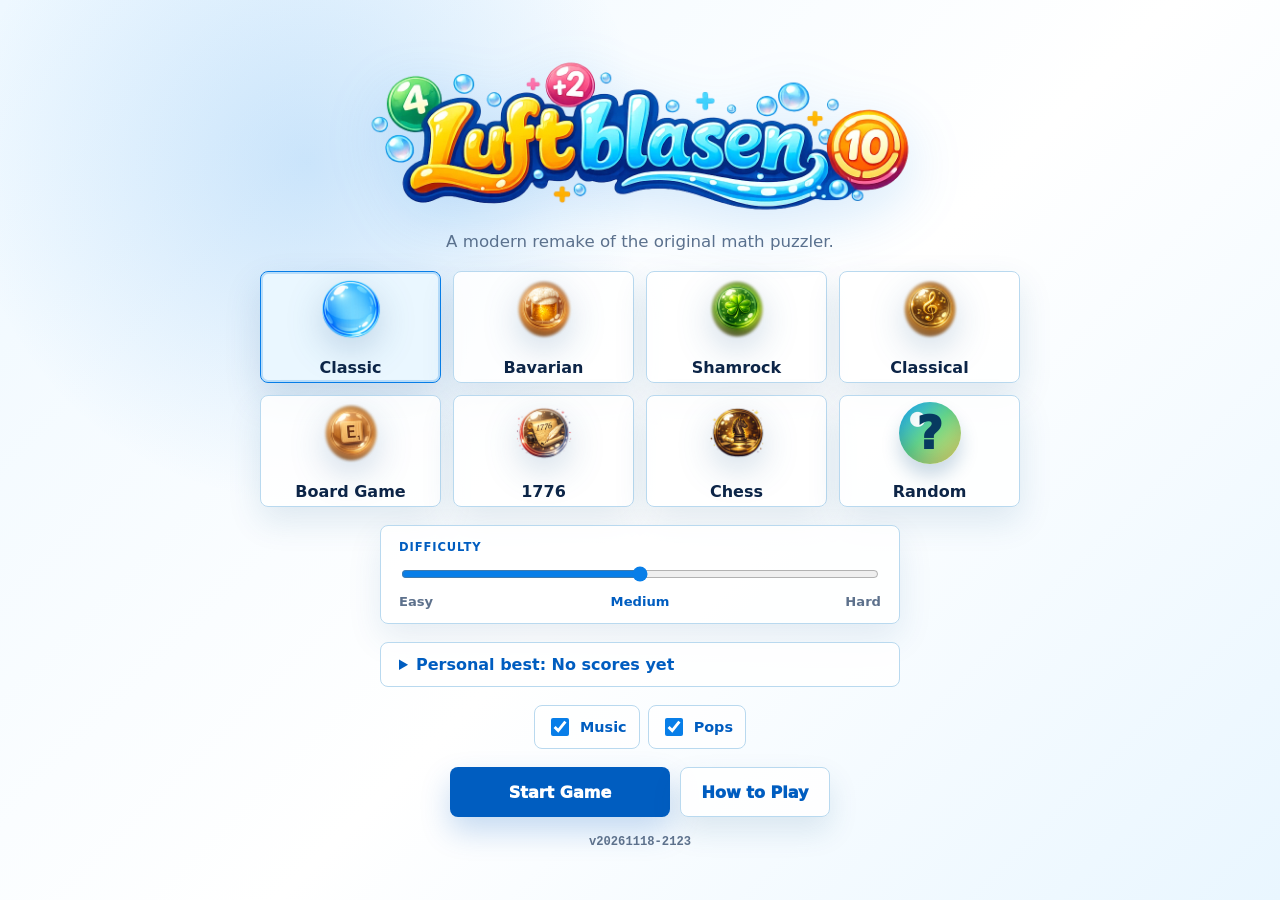
<file: index.html>
<!doctype html>
<html lang="en">
  <head>
    <meta charset="utf-8">
    <meta name="viewport" content="width=device-width, initial-scale=1">
    <meta name="format-detection" content="telephone=no">
    <meta http-equiv="refresh" content="0; url=luftblasen.html?v=20261118-2123">
    <title>Luftblasen</title>
    <link rel="canonical" href="luftblasen.html">
    <link rel="stylesheet" href="luftblasen.css?v=20261118-2123">
  </head>
  <body class="show-splash">
    <main class="game-shell" data-theme="classic">
      <section class="splash-screen" aria-labelledby="splash-title">
        <div class="splash-brand">
          <h1 id="splash-title">Luftblasen</h1>
          <p>Loading the bubble game...</p>
        </div>
        <a class="start-button" href="luftblasen.html?v=20261118-2123">Play Luftblasen</a>
        <footer class="splash-version">v<span data-version>20261118-2123</span></footer>
      </section>
    </main>
    <script>
      window.location.replace("luftblasen.html?v=20261118-2123");
    </script>
  </body>
</html>
</file>
<file: luftblasen.css>
:root {
  --bg: #f8fcff;
  --surface: #ffffff;
  --text: #0d2547;
  --muted: #5d718c;
  --line: #b9d9ef;
  --accent: #087ee8;
  --accent-strong: #005dc0;
  --good: #24a66a;
  --danger: #e94040;
  --gold: #f2a51a;
  --bubble: #d7f1ff;
  --play-bg: url("assets/luftblasen/images/backgrounds/classic-theme-background.webp?v=20261118-2123");
  --bubble-sprite: url("assets/luftblasen/images/sprites/bubble-classic-sprite.png?v=20261118-2123");
  --page-bg-a: #dff3ff;
  --page-bg-b: #f8fcff;
  --page-bg-c: #fff8df;
  --page-glow-a: rgba(8, 126, 232, 0.24);
  --page-glow-b: rgba(36, 166, 106, 0.17);
  --shadow: 0 20px 55px rgba(19, 81, 135, 0.16);
  --radius: 8px;
}

* {
  box-sizing: border-box;
}

body {
  min-height: 100vh;
  margin: 0;
  background:
    radial-gradient(circle at 22% 12%, rgba(8, 126, 232, 0.12), transparent 28%),
    linear-gradient(135deg, #f8fcff 0%, #eef8ff 48%, #fffdf8 100%);
  color: var(--text);
  font-family: Inter, ui-sans-serif, system-ui, -apple-system, BlinkMacSystemFont, "Segoe UI", sans-serif;
}

body:not(.show-splash) {
  background:
    radial-gradient(circle at 18% 12%, var(--page-glow-a, rgba(8, 126, 232, 0.22)), transparent 30%),
    radial-gradient(circle at 82% 84%, var(--page-glow-b, rgba(36, 166, 106, 0.18)), transparent 34%),
    linear-gradient(135deg, var(--page-bg-a, #eaf7ff), var(--page-bg-b, #f8fcff) 52%, var(--page-bg-c, #fff7e7));
}

body.show-splash {
  overflow: hidden;
}

button,
input {
  font: inherit;
}

.game-shell {
  width: min(1320px, calc(100% - 24px));
  margin: 0 auto;
  padding: 14px 0;
}

body:not(.show-splash) {
  min-height: 100vh;
  min-height: 100dvh;
  overflow: hidden;
}

body:not(.show-splash) .game-shell {
  width: min(calc(100% - 18px), 720px, calc((100vh - 18px) * 0.72));
  width: min(calc(100% - 18px), 720px, calc((100dvh - 18px) * 0.72));
  min-width: min(100% - 18px, 390px);
  height: 100vh;
  height: 100dvh;
  padding: 9px 0;
}

.splash-screen {
  position: fixed;
  inset: 0;
  z-index: 100;
  display: grid;
  place-items: center;
  align-content: safe center;
  overflow-y: auto;
  gap: 18px;
  padding: 22px;
  background:
    radial-gradient(circle at 24% 18%, rgba(8, 126, 232, 0.18), transparent 28%),
    linear-gradient(135deg, #eef8ff 0%, #ffffff 54%, #e9f6ff 100%);
}

.splash-screen.hidden {
  display: none;
}

.splash-brand {
  text-align: center;
}

.splash-brand h1 {
  position: absolute;
  width: 1px;
  height: 1px;
  padding: 0;
  margin: -1px;
  overflow: hidden;
  clip: rect(0, 0, 0, 0);
  white-space: nowrap;
  border: 0;
}

.splash-logo {
  display: block;
  width: min(560px, 94vw);
  height: auto;
  max-height: 172px;
  object-fit: contain;
  margin: 0 auto;
  filter: drop-shadow(0 16px 28px rgba(8, 126, 232, 0.16));
}

.splash-brand p {
  max-width: 520px;
  margin: 8px auto 0;
  color: var(--muted);
  font-size: 1.04rem;
  line-height: 1.4;
}

.splash-theme-grid {
  display: grid;
  grid-template-columns: repeat(4, minmax(120px, 1fr));
  gap: 12px;
  width: min(760px, 100%);
}

.splash-difficulty {
  display: grid;
  gap: 10px;
  width: min(520px, 100%);
  border: 1px solid var(--line);
  border-radius: var(--radius);
  padding: 14px 18px;
  background: rgba(255, 255, 255, 0.88);
  box-shadow: 0 14px 34px rgba(19, 81, 135, 0.1);
}

.splash-difficulty span {
  color: var(--accent-strong);
  font-size: 0.72rem;
  font-weight: 900;
  letter-spacing: 0.08em;
  text-transform: uppercase;
}

.splash-difficulty input {
  accent-color: var(--accent);
}

.splash-difficulty small {
  display: grid;
  grid-template-columns: 1fr auto 1fr;
  gap: 12px;
  color: var(--muted);
  font-size: 0.82rem;
}

.splash-difficulty small b:last-child {
  text-align: right;
}

.splash-difficulty strong {
  color: var(--accent-strong);
}

.sound-options {
  display: flex;
  flex-wrap: wrap;
  justify-content: center;
  gap: 8px;
}

.high-scores {
  width: min(520px, 100%);
  border: 1px solid var(--line);
  border-radius: var(--radius);
  padding: 12px 18px;
  background: rgba(255, 255, 255, 0.88);
}

.high-scores summary {
  color: var(--accent-strong);
  cursor: pointer;
  font-weight: 800;
}

.high-scores p,
.high-scores small,
.storage-note {
  color: var(--muted);
  font-size: 0.78rem;
  line-height: 1.4;
}

.high-scores ol {
  max-height: 220px;
  overflow-y: auto;
  padding-left: 24px;
}

.high-scores li {
  padding: 5px 0;
  font-size: 0.85rem;
}

.high-scores li span {
  display: block;
  color: var(--muted);
  font-size: 0.75rem;
}

.end-record {
  margin: -8px 0 12px;
  color: var(--good);
  font-weight: 950;
}

.end-best {
  margin: -4px 0 14px;
  color: var(--accent-strong);
  font-weight: 800;
}

.sound-toggle {
  display: inline-flex;
  align-items: center;
  gap: 8px;
  border: 1px solid var(--line);
  border-radius: var(--radius);
  padding: 9px 12px;
  background: rgba(255, 255, 255, 0.76);
  color: var(--accent-strong);
  cursor: pointer;
  font-size: 0.9rem;
  font-weight: 900;
}

.sound-toggle input {
  width: 18px;
  height: 18px;
  accent-color: var(--accent);
}

.splash-actions {
  display: flex;
  flex-wrap: wrap;
  justify-content: center;
  gap: 10px;
}

.splash-theme {
  display: grid;
  place-items: center;
  gap: 8px;
  min-height: 112px;
  border: 1px solid var(--line);
  border-radius: var(--radius);
  background: rgba(255, 255, 255, 0.88);
  color: var(--text);
  cursor: pointer;
  font-weight: 900;
  box-shadow: 0 14px 34px rgba(19, 81, 135, 0.12);
}

.splash-theme .theme-icon {
  width: 62px;
  height: 62px;
  font-size: 1.7rem;
}

.splash-theme .theme-sprite {
  background-position: 0 center;
  background-repeat: no-repeat;
  background-size: 300% 100%;
  border-radius: 50%;
  filter: drop-shadow(0 12px 18px rgba(19, 81, 135, 0.22));
}

.splash-theme[data-theme="classic"] .theme-sprite {
  background-image: url("assets/luftblasen/images/sprites/bubble-classic-sprite.png?v=20261118-2123");
}

.splash-theme[data-theme="bavarian"] .theme-sprite {
  background-image: url("assets/luftblasen/images/sprites/bubble-bavarian-sprite.png?v=20261118-2123");
}

.splash-theme[data-theme="shamrock"] .theme-sprite {
  background-image: url("assets/luftblasen/images/sprites/bubble-shamrock-sprite.png?v=20261118-2123");
}

.splash-theme[data-theme="classical"] .theme-sprite {
  background-image: url("assets/luftblasen/images/sprites/bubble-classical-sprite.png?v=20261118-2123");
}

.splash-theme[data-theme="boardgame"] .theme-sprite {
  background-image: url("assets/luftblasen/images/sprites/bubble-boardgame-sprite.png?v=20261118-2123");
}

.splash-theme[data-theme="theme1776"] .theme-sprite {
  background-image: url("assets/luftblasen/images/sprites/bubble-1776-sprite.png?v=20261118-2123");
}

.splash-theme[data-theme="chess"] .theme-sprite {
  background-image: url("assets/luftblasen/images/sprites/bubble-chess-sprite.png?v=20261118-2123");
}

.splash-theme .random-icon {
  display: grid;
  place-items: center;
  border-radius: 50%;
  background:
    radial-gradient(circle at 30% 28%, rgba(255, 255, 255, 0.95) 0 7px, transparent 8px),
    linear-gradient(135deg, #14a7ff, #65d68b 48%, #ffe05f);
  color: #073a60;
  font-size: 2.8rem;
  font-weight: 950;
  box-shadow: inset 0 -8px 18px rgba(5, 51, 86, 0.2), 0 12px 18px rgba(19, 81, 135, 0.22);
}

.splash-theme.active {
  border-color: var(--accent);
  background: #eaf7ff;
  box-shadow: inset 0 0 0 2px color-mix(in srgb, var(--accent) 22%, transparent), 0 16px 36px rgba(19, 81, 135, 0.16);
}

.start-button {
  min-width: 220px;
  min-height: 50px;
  border: 0;
  border-radius: var(--radius);
  background: var(--accent-strong);
  color: white;
  cursor: pointer;
  font-size: 1rem;
  font-weight: 950;
  box-shadow: 0 14px 30px rgba(0, 93, 192, 0.22);
}

.how-button {
  min-width: 150px;
  min-height: 50px;
  border: 1px solid var(--line);
  border-radius: var(--radius);
  background: rgba(255, 255, 255, 0.88);
  color: var(--accent-strong);
  cursor: pointer;
  font-size: 1rem;
  font-weight: 950;
  box-shadow: 0 14px 30px rgba(19, 81, 135, 0.12);
}

.how-panel {
  position: fixed;
  inset: 0;
  z-index: 120;
  display: grid;
  place-items: center;
  padding: 22px;
  background: rgba(6, 36, 70, 0.42);
  backdrop-filter: blur(6px);
}

.how-panel.hidden {
  display: none;
}

.how-card {
  position: relative;
  width: min(720px, 100%);
  max-height: min(780px, 92dvh);
  overflow: auto;
  border: 1px solid rgba(255, 255, 255, 0.72);
  border-radius: var(--radius);
  padding: 26px;
  background: rgba(255, 255, 255, 0.96);
  color: var(--text);
  box-shadow: 0 28px 70px rgba(6, 36, 70, 0.32);
}

.how-card h2 {
  margin: 0 46px 20px 0;
  color: var(--accent-strong);
  font-size: clamp(2rem, 6vw, 3.3rem);
  line-height: 0.95;
}

.how-close {
  position: absolute;
  top: 14px;
  right: 14px;
  display: grid;
  width: 38px;
  height: 38px;
  place-items: center;
  border: 1px solid var(--line);
  border-radius: var(--radius);
  background: white;
  color: var(--accent-strong);
  cursor: pointer;
  font-size: 1.8rem;
  font-weight: 950;
  line-height: 1;
}

.how-steps {
  display: grid;
  gap: 10px;
}

.how-steps section {
  border: 1px solid var(--line);
  border-radius: var(--radius);
  padding: 14px 16px;
  background: #f7fcff;
}

.how-steps b {
  display: block;
  color: var(--accent-strong);
  font-size: clamp(1.15rem, 3vw, 1.45rem);
  line-height: 1.1;
}

.how-steps p {
  margin: 6px 0 0;
  color: var(--text);
  font-size: 1rem;
  font-weight: 750;
  line-height: 1.35;
}

.splash-version {
  color: var(--muted);
  font-family: ui-monospace, SFMono-Regular, Consolas, "Liberation Mono", monospace;
  font-size: 0.76rem;
  font-weight: 800;
  text-align: center;
}

.hud {
  display: none;
}

.hud-card,
.play-card {
  border: 1px solid var(--line);
  border-radius: var(--radius);
  background: rgba(255, 255, 255, 0.82);
  box-shadow: var(--shadow);
}

.hud-card {
  min-width: 0;
  padding: 8px 11px;
}

.hud-card span,
.side-panel h2,
.difficulty-control span {
  display: block;
  color: var(--accent-strong);
  font-size: 0.66rem;
  font-weight: 850;
  letter-spacing: 0.07em;
  line-height: 1.2;
  text-transform: uppercase;
}

.hud-card strong {
  display: block;
  margin-top: 2px;
  font-size: clamp(1.55rem, 3vw, 2.8rem);
  line-height: 0.95;
}

.hud-card.compact strong {
  font-size: clamp(1.2rem, 2vw, 1.9rem);
}

.sum-card em {
  display: block;
  margin-top: 3px;
  color: var(--accent-strong);
  font-style: normal;
  font-weight: 800;
  text-align: right;
}

.sum-meter {
  height: 6px;
  overflow: hidden;
  border: 1px solid var(--line);
  border-radius: 999px;
  background: #e8f4fb;
}

.sum-meter i {
  display: block;
  width: 0%;
  height: 100%;
  border-radius: inherit;
  background: linear-gradient(90deg, var(--accent), var(--good));
  transition: width 180ms ease, background 180ms ease;
}

.layout {
  display: block;
}

.side-panel h2 {
  margin: 0 0 9px;
}

.theme-list {
  display: grid;
  gap: 6px;
}

.theme-button,
.primary-button,
.secondary-button {
  border: 0;
  border-radius: var(--radius);
  cursor: pointer;
  font-weight: 850;
}

.theme-button {
  display: grid;
  grid-template-columns: 32px 1fr;
  gap: 7px;
  width: 100%;
  min-height: 36px;
  border: 1px solid var(--line);
  padding: 5px 8px;
  background: var(--surface);
  color: var(--text);
  text-align: left;
}

.theme-button.active {
  border-color: var(--accent);
  background: #eaf7ff;
  box-shadow: inset 0 0 0 2px rgba(8, 126, 232, 0.14);
}

.theme-icon {
  display: grid;
  width: 26px;
  height: 26px;
  place-items: center;
  border-radius: 50%;
  font-size: 1.1rem;
}

.bubble-icon {
  border: 2px solid #69bfff;
  background: radial-gradient(circle at 34% 28%, white 0 18%, #b7e8ff 45%, #4eb2f4 100%);
}

.tile-icon {
  border-radius: 5px;
  background: linear-gradient(145deg, #ffc23d, #a35b00);
  color: #1f1304;
  font-family: Georgia, "Times New Roman", serif;
  font-size: 1rem;
  font-weight: 950;
}

.difficulty-control {
  display: grid;
  gap: 7px;
  margin: 14px 0;
}

.difficulty-control input {
  accent-color: var(--accent);
}

.difficulty-control small {
  display: flex;
  justify-content: space-between;
  color: var(--muted);
}

.button-grid {
  display: grid;
  gap: 7px;
}

.primary-button,
.secondary-button {
  min-height: 36px;
  padding: 0 10px;
}

.primary-button {
  background: var(--accent-strong);
  color: white;
}

.secondary-button {
  border: 1px solid var(--line);
  background: var(--surface);
  color: var(--accent-strong);
}

.play-card {
  min-height: 590px;
  padding: 7px;
}

body:not(.show-splash) .play-card {
  height: calc(100vh - 18px);
  height: calc(100dvh - 18px);
  min-height: 0;
}

.playfield {
  position: relative;
  min-height: 576px;
  overflow: hidden;
  border-radius: var(--radius);
  background:
    radial-gradient(circle at 16% 18%, rgba(255, 255, 255, 0.82) 0 3px, transparent 4px),
    radial-gradient(circle at 80% 34%, rgba(255, 255, 255, 0.72) 0 4px, transparent 5px),
    var(--play-bg);
  background-position: center;
  background-size: cover;
}

body:not(.show-splash) .playfield {
  height: 100%;
  min-height: 0;
}

.field-message {
  position: absolute;
  left: 50%;
  bottom: 12px;
  z-index: 4;
  transform: translateX(-50%);
  width: min(92%, 600px);
  border: 1px solid rgba(255, 255, 255, 0.48);
  border-radius: var(--radius);
  padding: 9px 13px;
  background: rgba(8, 28, 54, 0.34);
  color: white;
  box-shadow: inset 0 1px 0 rgba(255, 255, 255, 0.18), 0 12px 28px rgba(5, 25, 48, 0.18);
  font-weight: 900;
  text-align: center;
  text-shadow: 0 2px 5px rgba(0, 0, 0, 0.72);
  backdrop-filter: blur(3px);
}

.end-screen,
.pause-screen {
  position: absolute;
  inset: 0;
  z-index: 20;
  display: grid;
  place-items: center;
  padding: 22px;
  background: rgba(6, 36, 70, 0.34);
  backdrop-filter: blur(5px);
  animation: end-screen-fade 220ms ease-out both;
}

.end-screen.hidden,
.pause-screen.hidden {
  display: none;
}

.end-screen {
  align-items: safe center;
  overflow-y: auto;
}

.end-panel,
.pause-panel {
  width: min(420px, 94%);
  border: 1px solid rgba(255, 255, 255, 0.75);
  border-radius: var(--radius);
  padding: 24px;
  background: rgba(255, 255, 255, 0.94);
  color: var(--text);
  text-align: center;
  box-shadow: 0 24px 60px rgba(6, 36, 70, 0.28);
  animation: end-panel-arrive 360ms cubic-bezier(0.18, 0.9, 0.22, 1.12) both;
}

.end-panel h2,
.pause-panel h2 {
  margin: 0 0 18px;
  color: var(--accent-strong);
  font-size: 2.1rem;
  line-height: 1;
  text-shadow: 0 2px 0 white;
}

.pause-bubbles {
  display: grid;
  grid-template-columns: repeat(3, minmax(0, 1fr));
  gap: 9px;
  margin: 0 0 18px;
}

.pause-bubbles div {
  min-width: 0;
  border: 1px solid var(--line);
  border-radius: var(--radius);
  padding: 10px 6px 9px;
  background: #f7fcff;
}

.pause-bubble {
  display: block;
  width: 70px;
  height: 70px;
  margin: 0 auto 7px;
  border-radius: 50%;
  background: var(--bubble-sprite) 0 center / 210px 70px no-repeat;
  filter: drop-shadow(0 8px 10px rgba(19, 81, 135, 0.22));
}

.pause-bubble.bonus {
  background-position: -70px center;
}

.pause-bubble.multiplier {
  background-position: -140px center;
}

.pause-bubbles strong {
  display: block;
  color: var(--accent-strong);
  font-size: 0.72rem;
  font-weight: 950;
  line-height: 1.1;
}

.pause-target {
  margin: 0 0 18px;
  border: 1px solid var(--line);
  border-radius: var(--radius);
  padding: 12px;
  background: #fffaf0;
}

.pause-target span {
  display: block;
  color: var(--accent-strong);
  font-size: 0.68rem;
  font-weight: 950;
  letter-spacing: 0.08em;
  line-height: 1.1;
  text-transform: uppercase;
}

.pause-target strong {
  display: block;
  margin-top: 4px;
  color: var(--gold);
  font-size: 2.8rem;
  font-weight: 950;
  line-height: 1;
}

.pause-resume {
  width: 100%;
  min-height: 44px;
  border: 0;
  border-radius: var(--radius);
  background: var(--accent-strong);
  color: white;
  cursor: pointer;
  font-weight: 950;
}

@keyframes end-screen-fade {
  from {
    background: rgba(6, 36, 70, 0);
    backdrop-filter: blur(0);
  }
}

@keyframes end-panel-arrive {
  0% {
    opacity: 0;
    transform: translateY(18px) scale(0.94);
  }

  70% {
    opacity: 1;
    transform: translateY(-3px) scale(1.02);
  }

  100% {
    opacity: 1;
    transform: translateY(0) scale(1);
  }
}

.end-stats {
  display: grid;
  grid-template-columns: repeat(2, minmax(0, 1fr));
  gap: 8px;
  margin: 0 0 20px;
}

.end-stats div {
  min-width: 0;
  border: 1px solid var(--line);
  border-radius: var(--radius);
  padding: 9px 8px;
  background: #f7fcff;
}

.end-stats .end-score-stat {
  grid-column: 1 / -1;
}

.end-stats dt {
  color: var(--accent-strong);
  font-size: 0.63rem;
  font-weight: 950;
  letter-spacing: 0.07em;
  line-height: 1.1;
  text-transform: uppercase;
}

.end-stats dd {
  margin: 5px 0 0;
  overflow: hidden;
  font-size: 1.35rem;
  font-weight: 950;
  line-height: 1;
  text-overflow: ellipsis;
  white-space: nowrap;
}

.end-tip {
  margin: -4px 0 18px;
  border: 1px solid var(--line);
  border-radius: var(--radius);
  padding: 10px 12px;
  background: #fffaf0;
  color: var(--text);
  font-size: 0.9rem;
  font-weight: 800;
  line-height: 1.35;
}

.end-actions {
  display: grid;
  grid-template-columns: 1fr auto;
  gap: 8px;
}

.end-primary,
.end-secondary {
  min-height: 42px;
  border-radius: var(--radius);
  cursor: pointer;
  font-weight: 950;
}

.end-primary {
  border: 0;
  background: var(--accent-strong);
  color: white;
}

.end-secondary {
  border: 1px solid var(--line);
  padding: 0 16px;
  background: white;
  color: var(--accent-strong);
}

.field-hud {
  position: absolute;
  top: 9px;
  left: 9px;
  right: 9px;
  z-index: 5;
  display: grid;
  grid-template-columns: 1fr 1.18fr 1fr;
  gap: 6px;
  pointer-events: none;
}

.field-timer {
  position: absolute;
  top: auto;
  left: 10px;
  right: 10px;
  bottom: 140px;
  z-index: 5;
  height: 5px;
  overflow: hidden;
  border: 1px solid rgba(255, 255, 255, 0.28);
  border-radius: 999px;
  background: rgba(8, 28, 54, 0.42);
  box-shadow: 0 8px 20px rgba(5, 25, 48, 0.18);
  pointer-events: none;
}

.field-timer i {
  display: block;
  width: 100%;
  height: 100%;
  border-radius: inherit;
  background: linear-gradient(90deg, var(--good), var(--gold));
  transform-origin: left center;
  transition: background 140ms ease, transform 140ms linear;
}

.field-timer.warning {
  height: 7px;
  background: rgba(75, 45, 0, 0.58);
}

.field-timer.critical {
  height: 9px;
  background: rgba(93, 8, 8, 0.7);
  box-shadow: 0 0 0 2px rgba(233, 64, 64, 0.22), 0 0 24px rgba(233, 64, 64, 0.42);
  animation: timer-pulse 650ms ease-in-out infinite;
}

.timer-stat.warning strong {
  color: #ffe08a;
}

.timer-stat.critical strong {
  color: #ff8a7a;
}

.playfield.time-low .timer-stat {
  border-color: rgba(255, 95, 95, 0.78);
  background: rgba(96, 12, 12, 0.5);
  box-shadow: inset 0 1px 0 rgba(255, 255, 255, 0.18), 0 0 24px rgba(233, 64, 64, 0.32);
}

.playfield.time-low .timer-stat strong {
  color: #fff2c4;
  animation: time-number-flash 520ms ease-in-out infinite;
}

.playfield.time-low .target-stat strong,
.playfield.time-low .current-stat strong {
  animation: urgent-number-pulse 820ms ease-in-out infinite;
}

@keyframes timer-pulse {
  0%,
  100% {
    opacity: 1;
  }

  50% {
    opacity: 0.62;
  }
}

@keyframes time-number-flash {
  0%,
  100% {
    color: #fff2c4;
    text-shadow: 0 2px 5px rgba(0, 0, 0, 0.72), 0 0 12px rgba(255, 232, 138, 0.8);
  }

  50% {
    color: #ff6b6b;
    text-shadow: 0 2px 5px rgba(0, 0, 0, 0.72), 0 0 18px rgba(255, 58, 58, 0.95);
  }
}

@keyframes urgent-number-pulse {
  0%,
  100% {
    filter: none;
    transform: scale(1);
  }

  50% {
    filter: drop-shadow(0 0 8px rgba(255, 218, 90, 0.62));
    transform: scale(1.045);
  }
}

@media (prefers-reduced-motion: reduce) {
  .field-timer.critical,
  .playfield.time-low .timer-stat strong,
  .playfield.time-low .target-stat strong,
  .playfield.time-low .current-stat strong,
  .score-pop.show {
    animation: none;
  }

  .score-pop.show {
    display: grid;
    opacity: 1;
    transform: translate(-50%, 0) scale(1);
  }
}

.field-controls {
  position: absolute;
  right: 10px;
  bottom: 86px;
  z-index: 6;
  display: flex;
  gap: 6px;
}

.field-control-button {
  min-width: 52px;
  min-height: 34px;
  border: 1px solid var(--line);
  border-radius: var(--radius);
  background: rgba(255, 255, 255, 0.9);
  color: var(--accent-strong);
  cursor: pointer;
  font-size: 0.72rem;
  font-weight: 950;
  line-height: 1;
  box-shadow: 0 10px 24px rgba(19, 81, 135, 0.12);
}

.field-control-button:focus-visible {
  outline: 3px solid rgba(8, 126, 232, 0.34);
  outline-offset: 2px;
}

.field-multiplier {
  position: absolute;
  left: 10px;
  bottom: 86px;
  z-index: 5;
  min-width: 86px;
  border: 1px solid var(--line);
  border-radius: var(--radius);
  padding: 5px 8px;
  background: rgba(255, 255, 255, 0.84);
  color: var(--accent-strong);
  box-shadow: 0 10px 24px rgba(19, 81, 135, 0.12);
}

.field-multiplier span {
  display: block;
  font-size: 0.56rem;
  font-weight: 900;
  letter-spacing: 0.07em;
  line-height: 1.1;
  text-transform: uppercase;
}

.field-multiplier strong {
  display: block;
  margin-top: 2px;
  color: var(--gold);
  font-size: 1.05rem;
  line-height: 1;
}

.field-announcement {
  position: absolute;
  left: 50%;
  top: 43%;
  z-index: 7;
  display: grid;
  min-width: 168px;
  place-items: center;
  border: 1px solid rgba(255, 255, 255, 0.42);
  border-radius: var(--radius);
  padding: 12px 18px 14px;
  background: rgba(8, 28, 54, 0.82);
  color: white;
  box-shadow: 0 18px 40px rgba(5, 25, 48, 0.28);
  opacity: 0;
  pointer-events: none;
  text-align: center;
  text-shadow: 0 2px 3px rgba(0, 0, 0, 0.36);
  transform: translate(-50%, -50%) scale(0.92);
  transition: opacity 180ms ease, transform 180ms ease;
}

.field-announcement.show {
  opacity: 1;
  transform: translate(-50%, -50%) scale(1);
}

.field-announcement.hidden {
  display: none;
}

.field-announcement span {
  display: block;
  color: rgba(255, 255, 255, 0.78);
  font-size: 0.72rem;
  font-weight: 950;
  letter-spacing: 0.08em;
  line-height: 1.1;
  text-transform: uppercase;
}

.field-announcement strong {
  display: block;
  margin-top: 5px;
  color: #ffe08a;
  font-size: clamp(2.4rem, 10vw, 4.5rem);
  font-weight: 950;
  line-height: 0.92;
}

.field-announcement.alert strong {
  color: #ff8a7a;
  font-size: clamp(2rem, 8vw, 3.7rem);
}

.field-announcement.success strong {
  color: #81f0a6;
}

.score-pop {
  position: absolute;
  left: 50%;
  top: 58%;
  z-index: 8;
  display: grid;
  min-width: 148px;
  place-items: center;
  border: 1px solid rgba(255, 255, 255, 0.45);
  border-radius: var(--radius);
  padding: 8px 14px 9px;
  background: rgba(8, 28, 54, 0.72);
  color: white;
  opacity: 0;
  pointer-events: none;
  text-align: center;
  text-shadow: 0 2px 5px rgba(0, 0, 0, 0.68);
  transform: translate(-50%, 0) scale(0.94);
}

.score-pop.show {
  animation: score-pop-rise 1120ms ease-out both;
}

.score-pop.hidden {
  display: none;
}

.score-pop strong {
  display: block;
  color: #ffe08a;
  font-size: clamp(1.5rem, 5vw, 2.4rem);
  font-weight: 950;
  line-height: 1;
}

.score-pop span {
  display: block;
  margin-top: 3px;
  color: rgba(255, 255, 255, 0.86);
  font-size: 0.72rem;
  font-weight: 900;
  letter-spacing: 0.04em;
  line-height: 1.15;
  text-transform: uppercase;
}

@keyframes score-pop-rise {
  0% {
    opacity: 0;
    transform: translate(-50%, 10px) scale(0.94);
  }

  14% {
    opacity: 1;
    transform: translate(-50%, 0) scale(1);
  }

  72% {
    opacity: 1;
    transform: translate(-50%, -20px) scale(1);
  }

  100% {
    opacity: 0;
    transform: translate(-50%, -34px) scale(0.98);
  }
}

.field-stat {
  min-width: 0;
  border: 1px solid rgba(255, 255, 255, 0.48);
  border-radius: var(--radius);
  padding: 6px 9px;
  background: rgba(8, 28, 54, 0.34);
  color: white;
  box-shadow: inset 0 1px 0 rgba(255, 255, 255, 0.18), 0 12px 28px rgba(5, 25, 48, 0.18);
  text-shadow: 0 2px 5px rgba(0, 0, 0, 0.68);
  backdrop-filter: blur(3px);
}

.field-stat span {
  display: block;
  color: rgba(255, 255, 255, 0.88);
  font-size: 0.62rem;
  font-weight: 950;
  letter-spacing: 0.07em;
  line-height: 1.1;
  text-transform: uppercase;
}

.field-stat strong {
  display: block;
  margin-top: 2px;
  overflow: hidden;
  color: white;
  font-size: 1.28rem;
  font-weight: 950;
  line-height: 1;
  text-overflow: ellipsis;
  white-space: nowrap;
}

.target-stat,
.current-stat {
  text-align: center;
}

.field-stat.small,
.timer-stat {
  text-align: right;
}

.target-stat strong {
  color: #ffe08a;
  font-size: 1.6rem;
}

.current-stat strong {
  color: #dff8ff;
}

.field-stat.small strong,
.lives-stat strong,
.timer-stat strong {
  font-size: 1.05rem;
}

.bubble {
  position: absolute;
  left: 0;
  top: 0;
  --x: 0px;
  --y: 0px;
  --bubble-scale: 1;
  display: grid;
  place-items: center;
  width: var(--size);
  height: var(--size);
  border: 0;
  border-radius: 50%;
  background: var(--bubble-sprite) 0 center / calc(var(--size) * 3) var(--size) no-repeat;
  box-shadow: none;
  color: white;
  cursor: pointer;
  font-size: calc(var(--size) * 0.42);
  font-weight: 950;
  line-height: 1;
  text-shadow: 0 2px 2px rgba(0, 0, 0, 0.8), 0 0 6px rgba(0, 0, 0, 0.55);
  touch-action: manipulation;
  transform: translate3d(var(--x), var(--y), 0) scale(var(--bubble-scale));
  transition: transform 70ms ease-out, opacity 80ms ease-out;
  user-select: none;
  will-change: transform;
  -webkit-tap-highlight-color: transparent;
}

.bubble:hover {
  --bubble-scale: 1.04;
}

.bubble.selected {
  outline: 5px solid rgba(0, 93, 192, 0.58);
  --bubble-scale: 1.06;
}

.bubble.multiplier {
  filter: drop-shadow(0 0 6px rgba(148, 102, 255, 0.42));
}

.bubble.multiplier-2 {
  background-position: 0 center;
}

.bubble.multiplier-3 {
  background-position: calc(var(--size) * -1) center;
}

.bubble.multiplier-4 {
  background-position: calc(var(--size) * -2) center;
}

.bubble.bonus {
  background-position: calc(var(--size) * -1) center;
  filter: drop-shadow(0 0 5px rgba(255, 218, 90, 0.44));
}

.bubble.bonus::after {
  content: "";
  position: absolute;
  inset: -4px;
  border: 1px solid rgba(255, 229, 135, 0.42);
  border-radius: 50%;
  box-shadow: 0 0 10px rgba(255, 199, 46, 0.26);
  pointer-events: none;
}

.bubble.popped {
  opacity: 0;
  --bubble-scale: 1.18;
  pointer-events: none;
}

[data-theme="bavarian"] {
  --accent: #1565d8;
  --accent-strong: #064aa5;
  --bubble: #ffe0a4;
  --gold: #f0a000;
  --page-bg-a: #fff0c8;
  --page-bg-b: #f5fbff;
  --page-bg-c: #dceeff;
  --page-glow-a: rgba(240, 160, 0, 0.26);
  --page-glow-b: rgba(21, 101, 216, 0.2);
  --play-bg: url("assets/luftblasen/images/backgrounds/bavarian-theme-background.webp?v=20261118-2123");
  --bubble-sprite: url("assets/luftblasen/images/sprites/bubble-bavarian-sprite.png?v=20261118-2123");
}

[data-theme="shamrock"] {
  --accent: #15945c;
  --accent-strong: #07643a;
  --bubble: #c9f7dc;
  --gold: #20b66b;
  --page-bg-a: #d8f8e2;
  --page-bg-b: #f7fff8;
  --page-bg-c: #d9f0ff;
  --page-glow-a: rgba(21, 148, 92, 0.25);
  --page-glow-b: rgba(32, 182, 107, 0.2);
  --play-bg: url("assets/luftblasen/images/backgrounds/shamrock-theme-background.webp?v=20261118-2123");
  --bubble-sprite: url("assets/luftblasen/images/sprites/bubble-shamrock-sprite.png?v=20261118-2123");
}

[data-theme="classical"] {
  --accent: #8b4dd8;
  --accent-strong: #5b2ea0;
  --bubble: #eadbff;
  --gold: #d49a2a;
  --page-bg-a: #eee2ff;
  --page-bg-b: #fbf7ff;
  --page-bg-c: #fff0cf;
  --page-glow-a: rgba(139, 77, 216, 0.24);
  --page-glow-b: rgba(212, 154, 42, 0.18);
  --play-bg: url("assets/luftblasen/images/backgrounds/classical-music-background.webp?v=20261118-2123");
  --bubble-sprite: url("assets/luftblasen/images/sprites/bubble-classical-sprite.png?v=20261118-2123");
}

[data-theme="boardgame"] {
  --accent: #9a5a08;
  --accent-strong: #6d3d00;
  --bubble: #df8a18;
  --gold: #c57500;
  --page-bg-a: #ffe0b8;
  --page-bg-b: #fff8ef;
  --page-bg-c: #e3f2ce;
  --page-glow-a: rgba(154, 90, 8, 0.22);
  --page-glow-b: rgba(79, 134, 50, 0.2);
  --play-bg: url("assets/luftblasen/images/backgrounds/board-game-theme-background.webp?v=20261118-2123");
  --bubble-sprite: url("assets/luftblasen/images/sprites/bubble-boardgame-sprite.png?v=20261118-2123");
}

[data-theme="theme1776"] {
  --accent: #b64032;
  --accent-strong: #7d251c;
  --bubble: #f2d5a2;
  --gold: #d99b32;
  --page-bg-a: #f9e1c1;
  --page-bg-b: #f5fbff;
  --page-bg-c: #dce9ff;
  --page-glow-a: rgba(180, 64, 50, 0.22);
  --page-glow-b: rgba(34, 76, 132, 0.22);
  --play-bg: url("assets/luftblasen/images/backgrounds/1776-theme-background.webp?v=20261118-2123");
  --bubble-sprite: url("assets/luftblasen/images/sprites/bubble-1776-sprite.png?v=20261118-2123");
}

[data-theme="chess"] {
  --accent: #8f6a2d;
  --accent-strong: #5d4118;
  --bubble: #e7d2a2;
  --gold: #d9a23a;
  --page-bg-a: #e8dcc9;
  --page-bg-b: #f6f1e8;
  --page-bg-c: #cfd8e3;
  --page-glow-a: rgba(143, 106, 45, 0.24);
  --page-glow-b: rgba(39, 53, 75, 0.24);
  --play-bg: url("assets/luftblasen/images/backgrounds/chess-theme-background.webp?v=20261118-2123");
  --bubble-sprite: url("assets/luftblasen/images/sprites/bubble-chess-sprite.png?v=20261118-2123");
}

[data-theme="boardgame"] .playfield {
  background-size: cover;
}

@media (max-width: 560px) {
  body.show-splash {
    overflow: auto;
  }

  .game-shell {
    width: min(100% - 14px, 1480px);
    padding: 7px 0;
  }

  .splash-screen {
    place-items: stretch;
    align-content: start;
    gap: 14px;
    overflow-y: auto;
    padding: 18px 20px;
  }

  .splash-logo {
    width: min(330px, 92vw);
    max-height: 142px;
  }

  .splash-brand p {
    margin-top: 8px;
    font-size: 0.96rem;
  }

  .splash-difficulty {
    gap: 8px;
    padding: 12px 16px;
  }

  .sound-toggle {
    padding: 8px 11px;
  }

  .start-button,
  .how-button {
    min-height: 48px;
  }

  .sum-card .sum-meter,
  .sum-card em {
    display: none;
  }

  .play-card {
    height: calc(100vh - 14px);
    height: calc(100dvh - 14px);
  }

  .field-hud {
    grid-template-columns: 1fr 1.18fr 1fr;
    gap: 5px;
  }

  .field-timer {
    top: auto;
    left: 8px;
    right: 8px;
    bottom: 138px;
  }

  .field-stat {
    padding: 5px 7px;
  }

  .field-stat span {
    font-size: 0.56rem;
  }

  .field-stat strong {
    font-size: 1.05rem;
  }

  .target-stat strong {
    font-size: 1.35rem;
  }

  .field-stat.small strong,
  .lives-stat strong,
  .timer-stat strong {
    font-size: 0.96rem;
  }

  .field-message {
    bottom: 10px;
    padding: 10px 12px;
  }

  .field-announcement {
    top: 46%;
    min-width: 150px;
    padding: 10px 15px 12px;
  }

  .end-panel {
    padding: 18px;
  }

  .end-panel h2 {
    font-size: 1.75rem;
  }

  .end-stats dd {
    font-size: 1.08rem;
  }

  .field-controls {
    right: 8px;
    bottom: 88px;
    gap: 5px;
  }

  .field-control-button {
    min-width: 46px;
    min-height: 32px;
    padding: 0 8px;
    font-size: 0.68rem;
  }

  .field-multiplier {
    left: 8px;
    bottom: 88px;
    min-width: 76px;
    padding: 5px 7px;
  }

  .splash-theme-grid {
    grid-template-columns: repeat(3, minmax(0, 1fr));
    gap: 8px;
  }

  .splash-theme {
    min-height: 88px;
    gap: 5px;
    padding: 8px 6px;
  }

  .splash-theme .theme-icon {
    width: 46px;
    height: 46px;
  }

  .splash-theme strong {
    font-size: 0.78rem;
    line-height: 1.1;
  }
}
</file>
